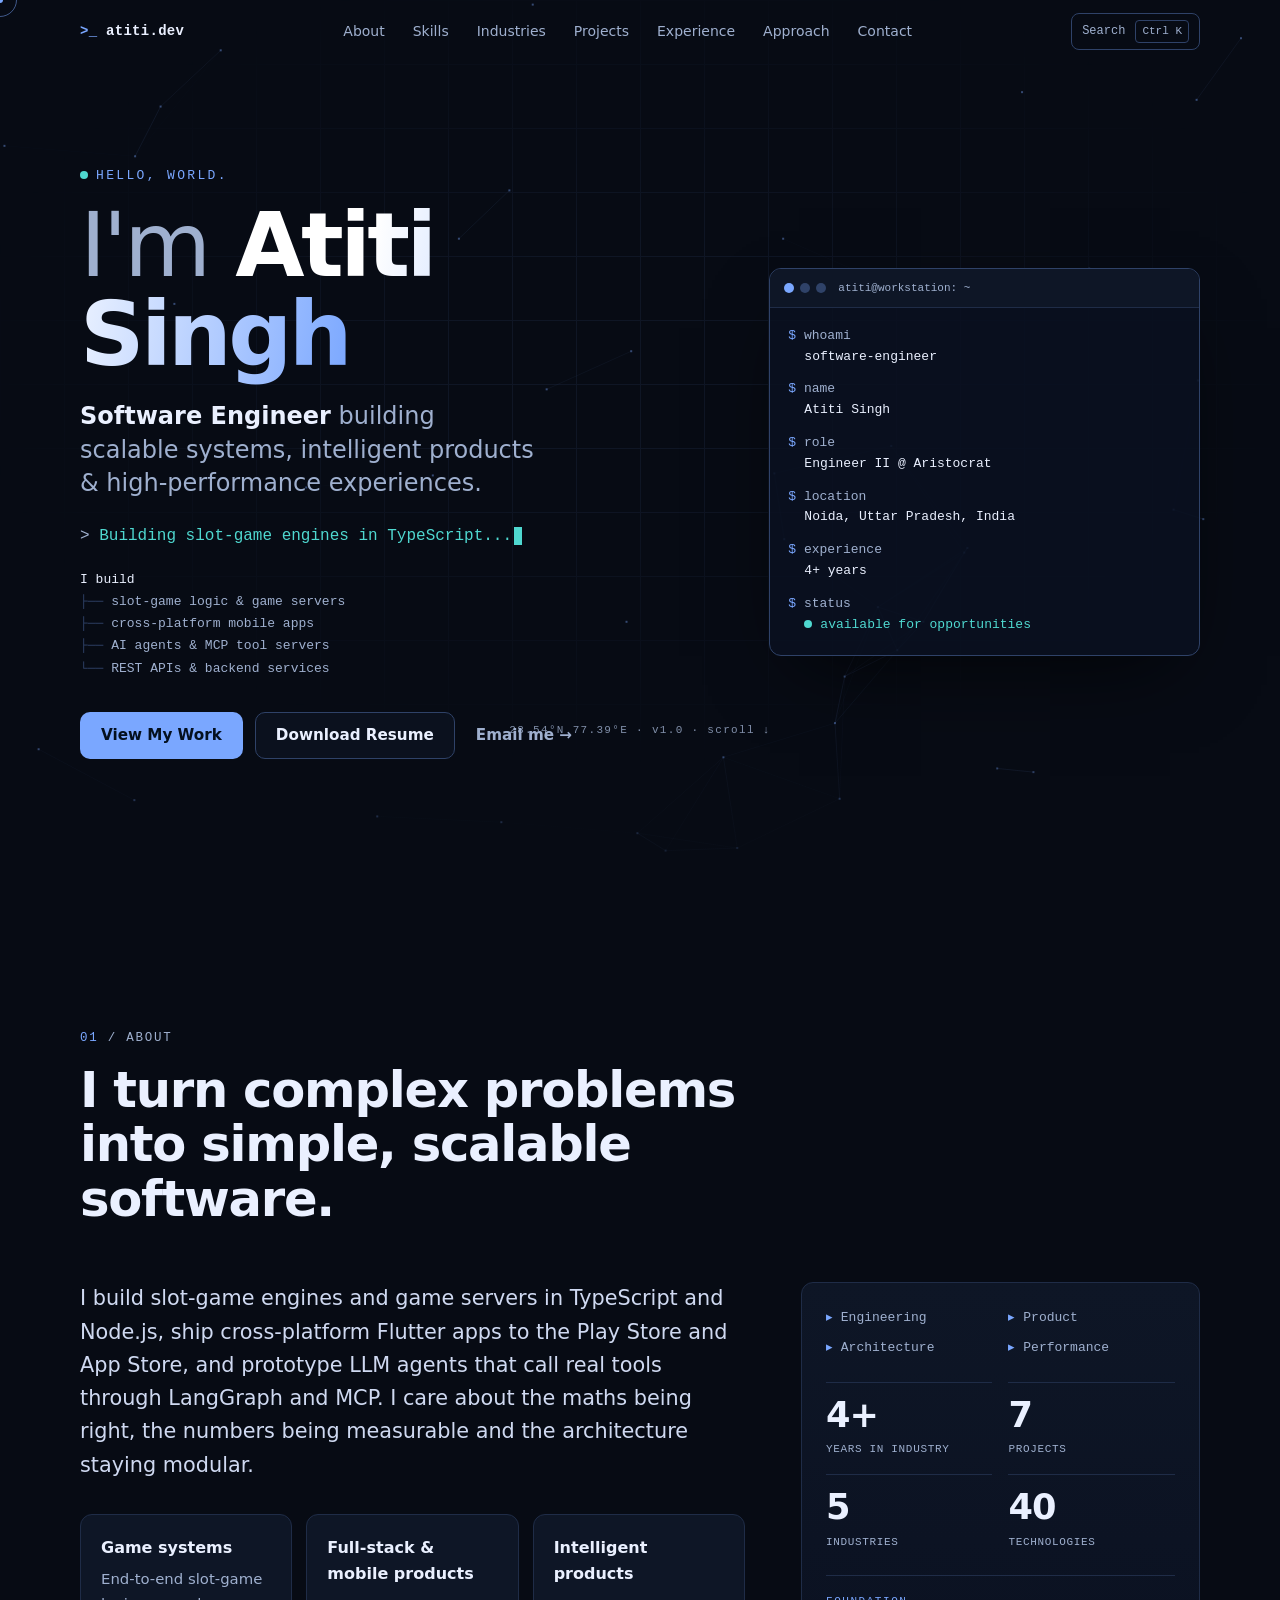
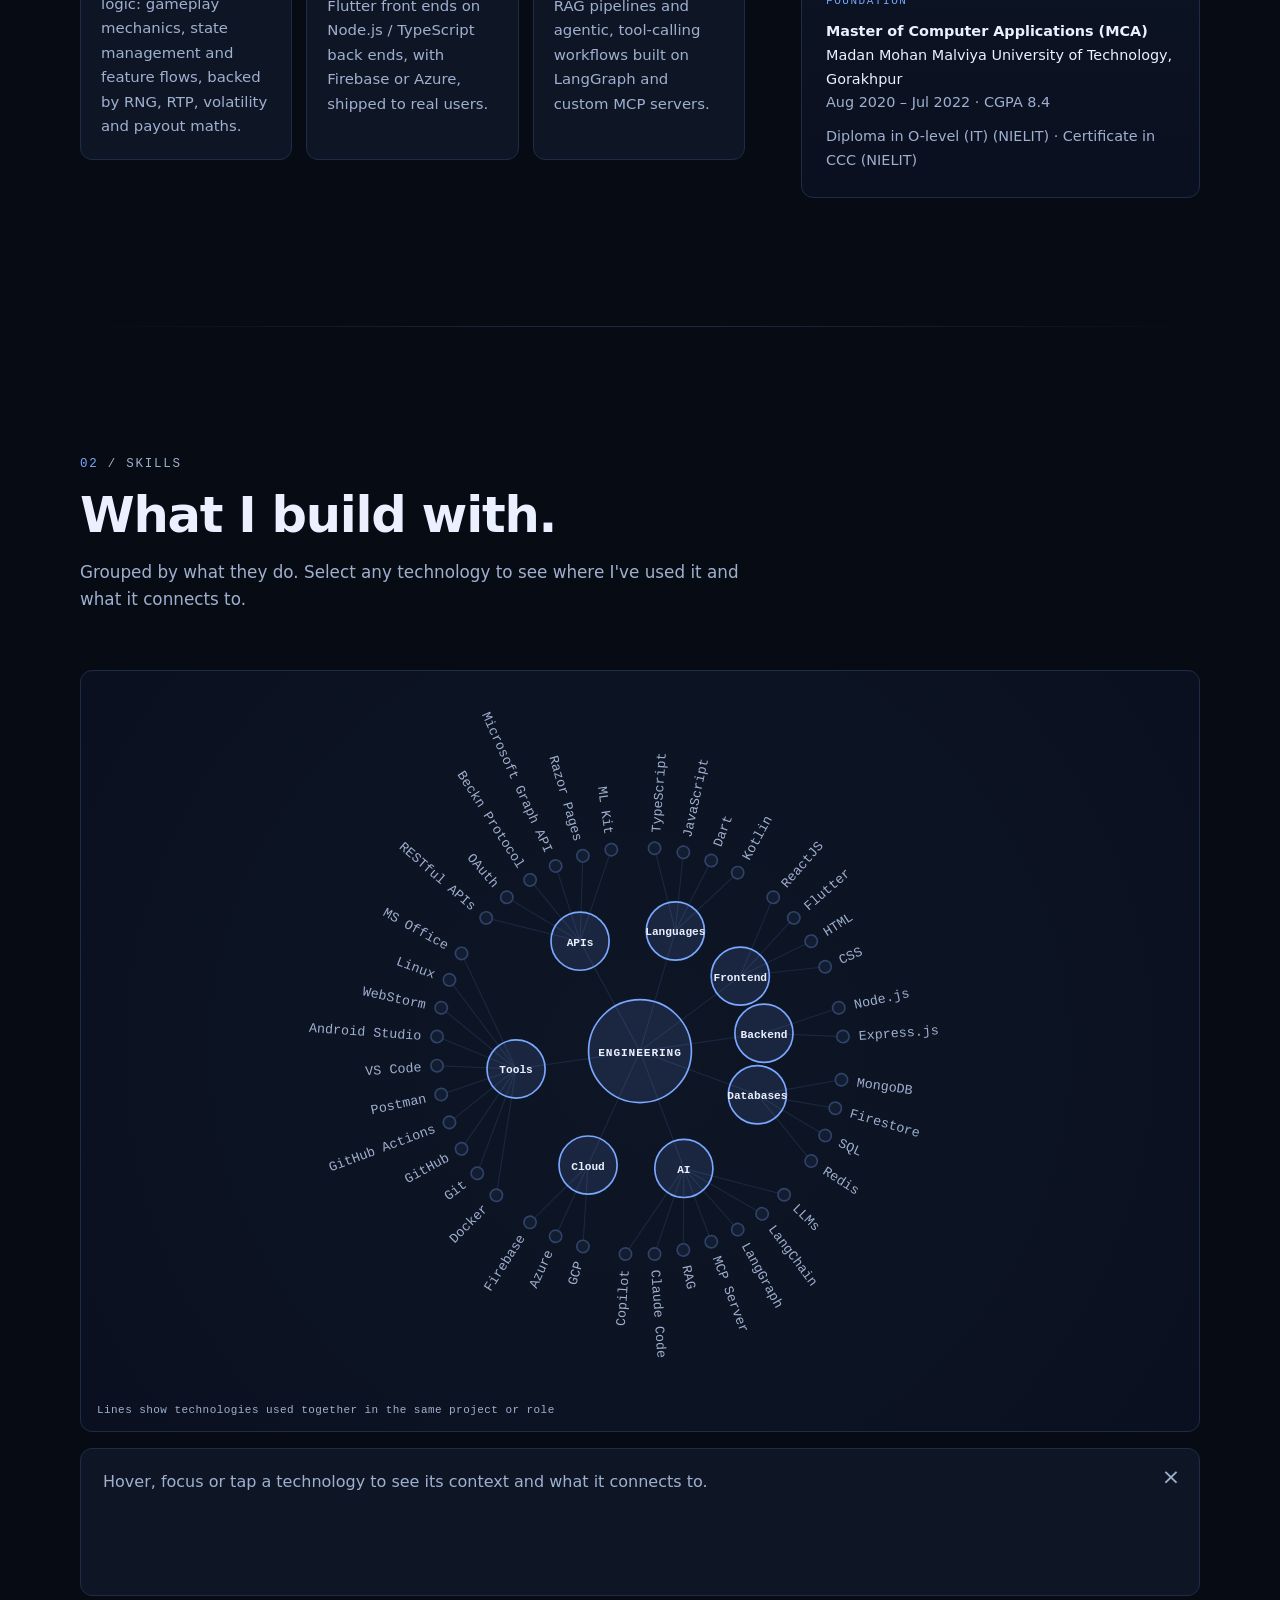
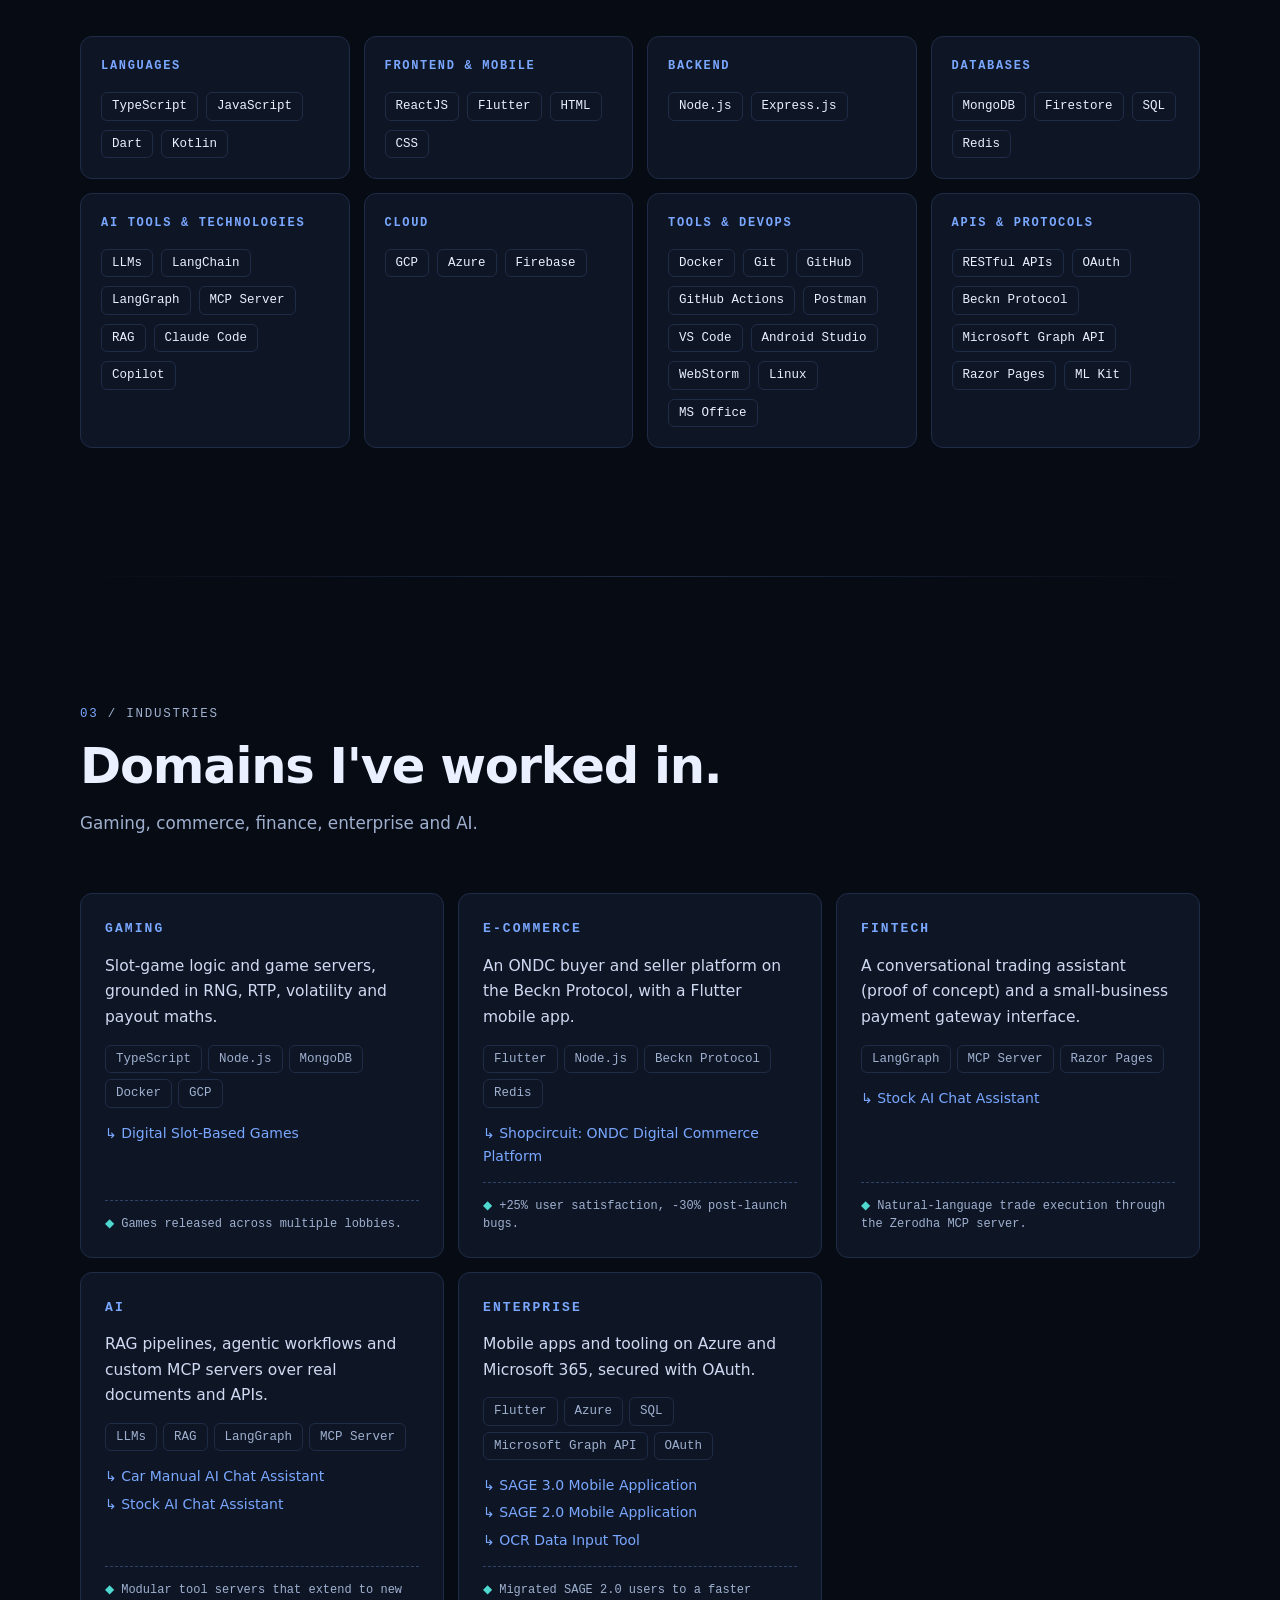
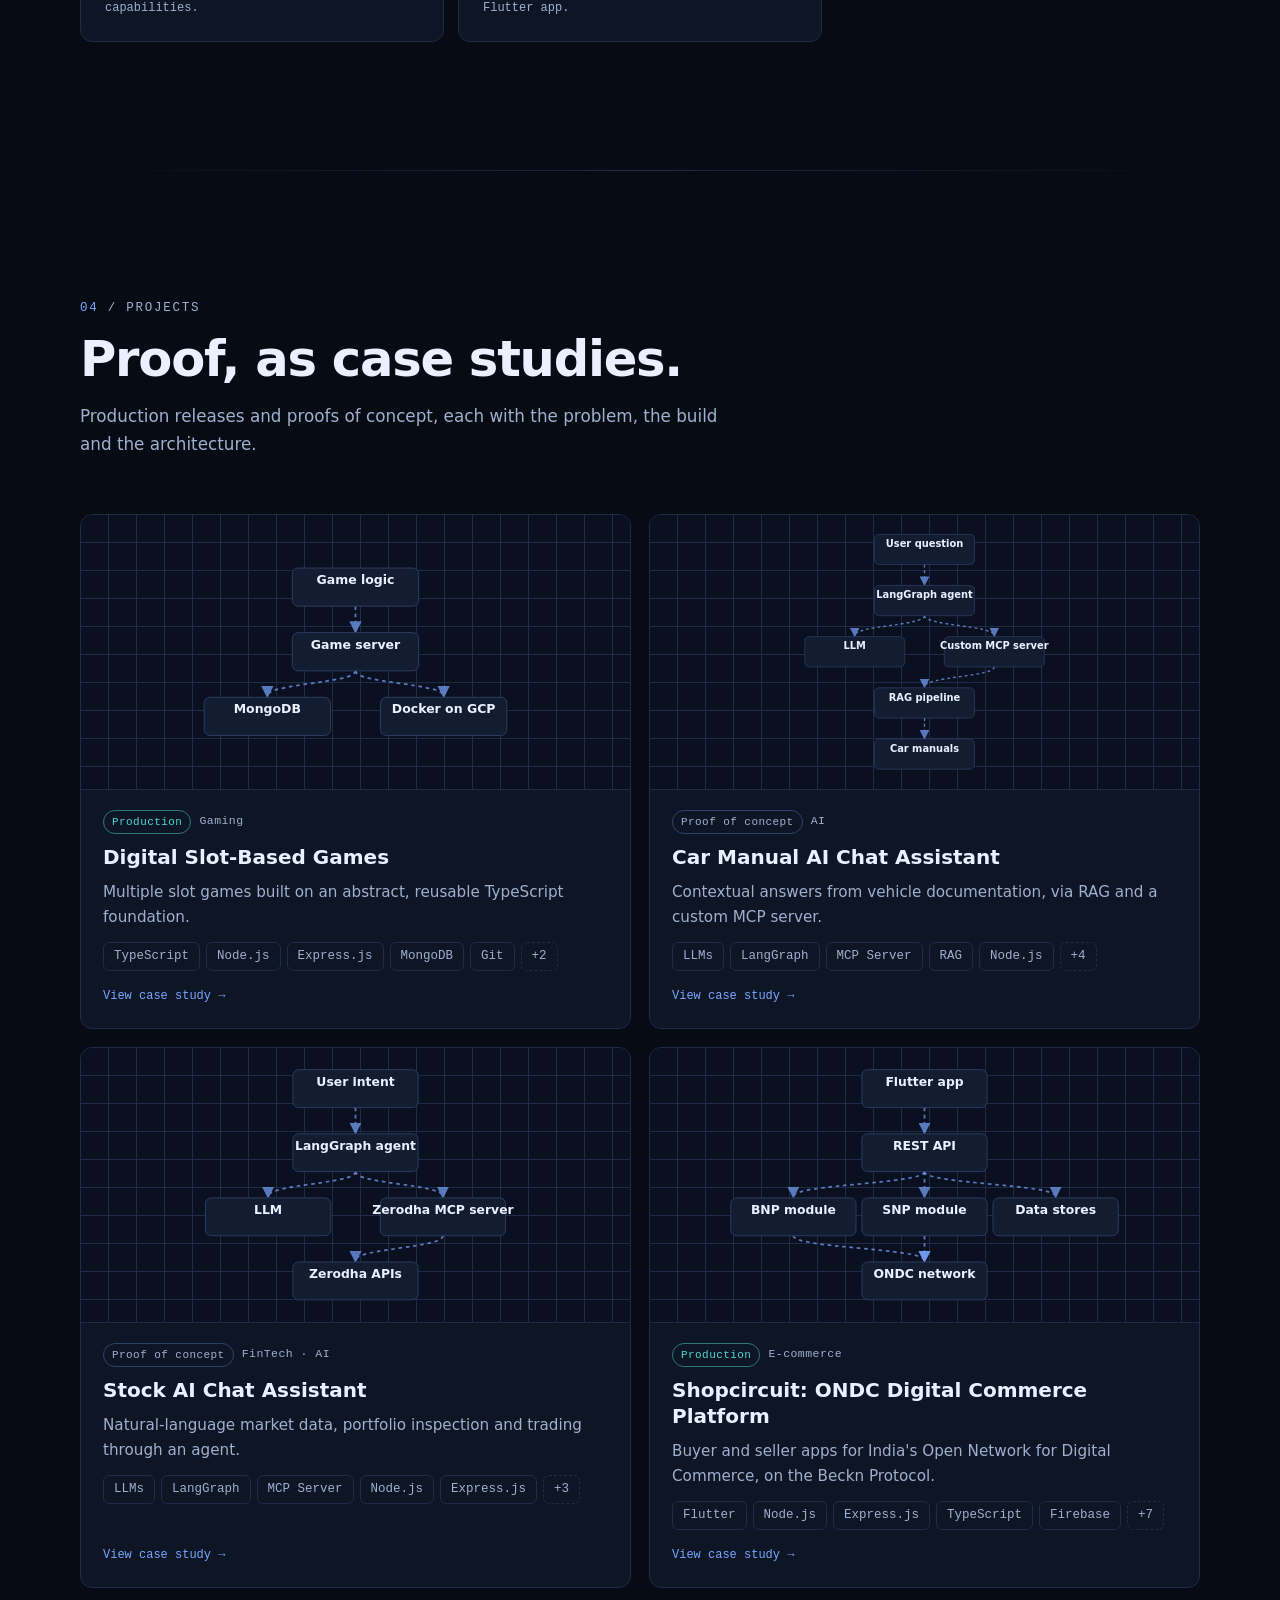
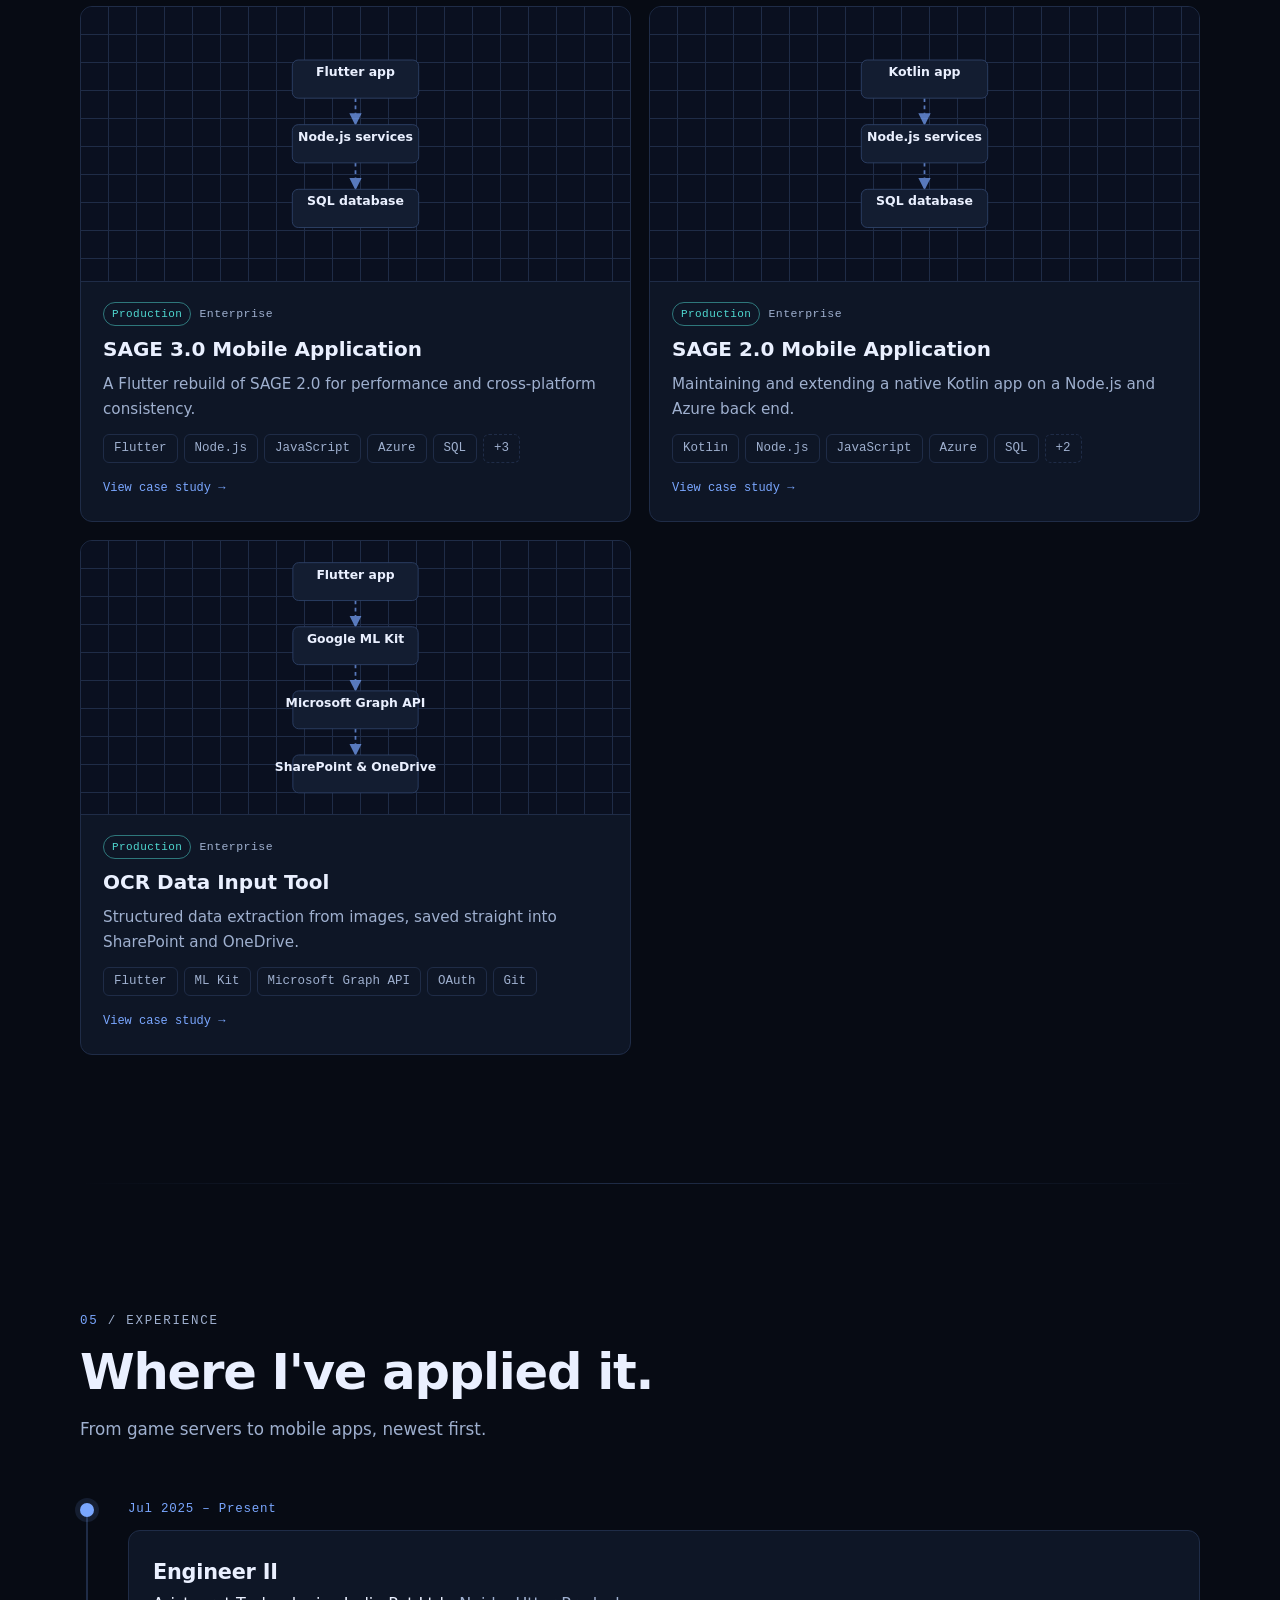
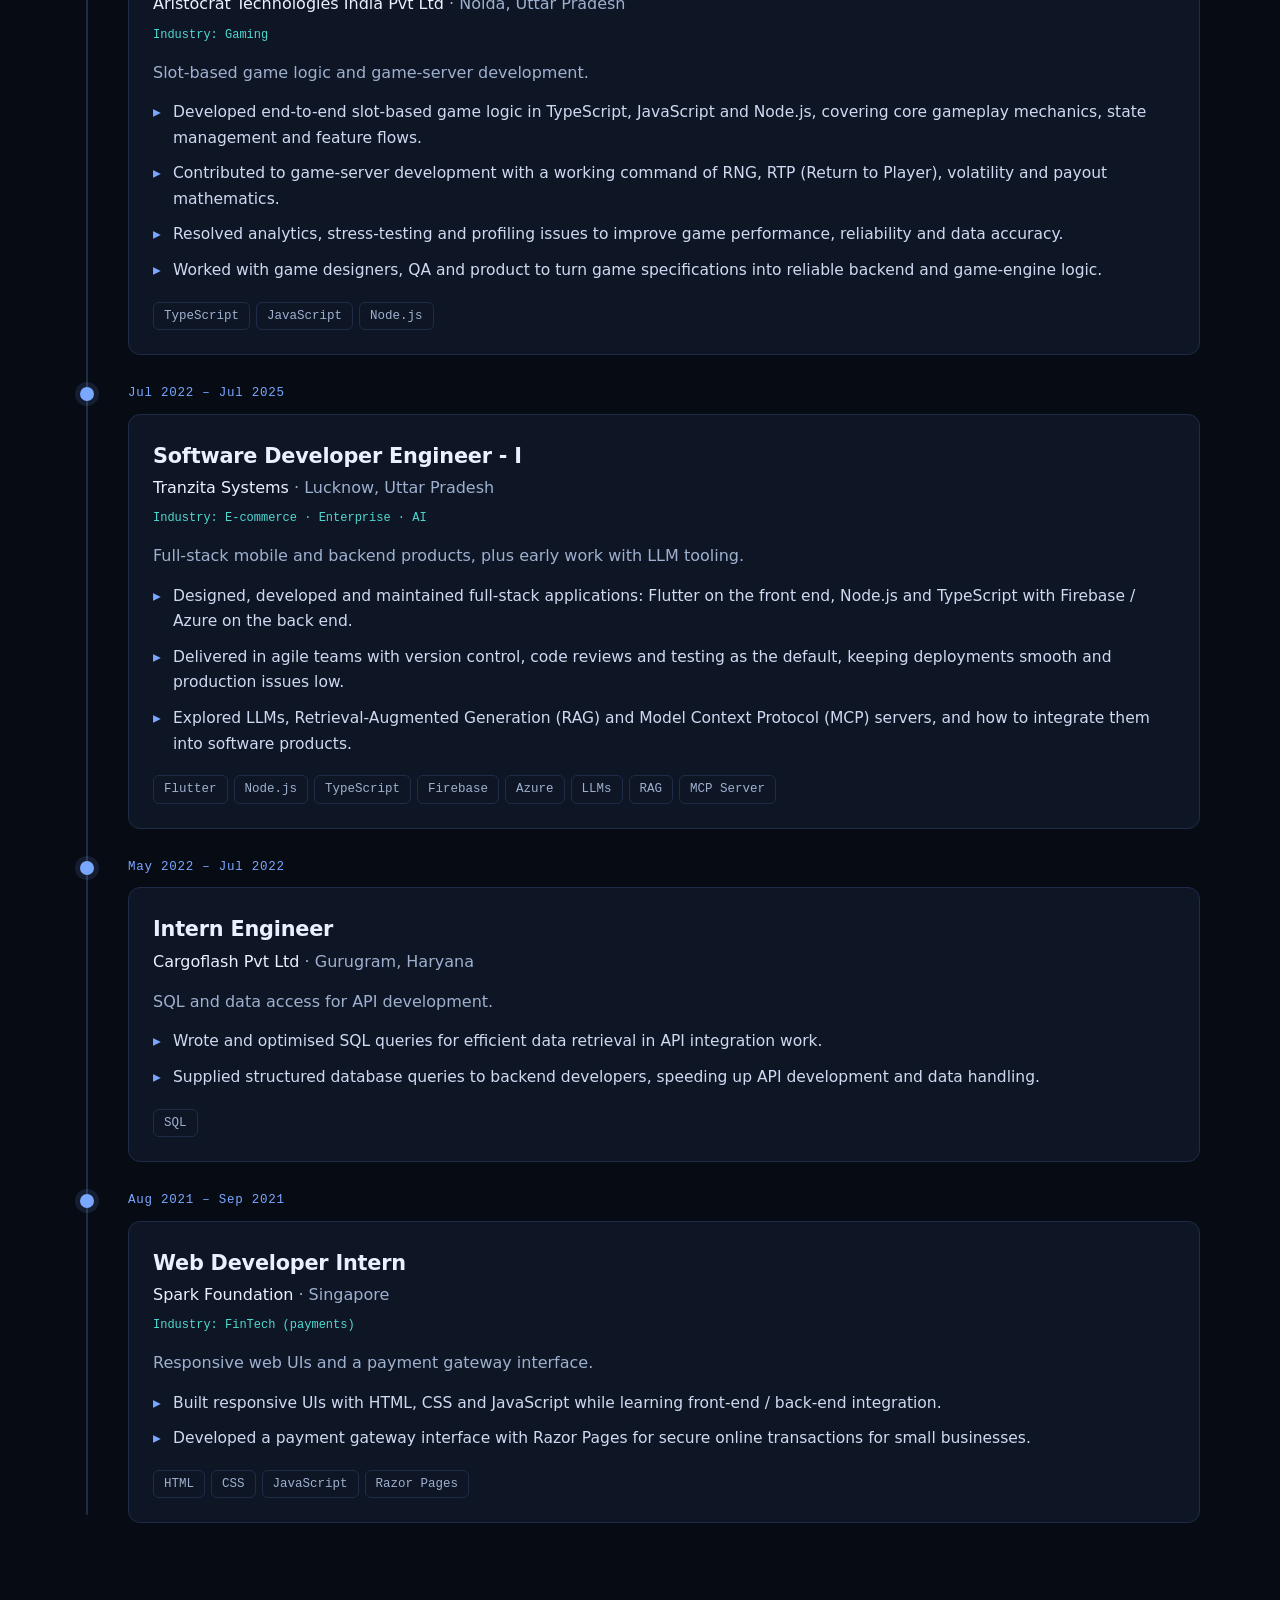
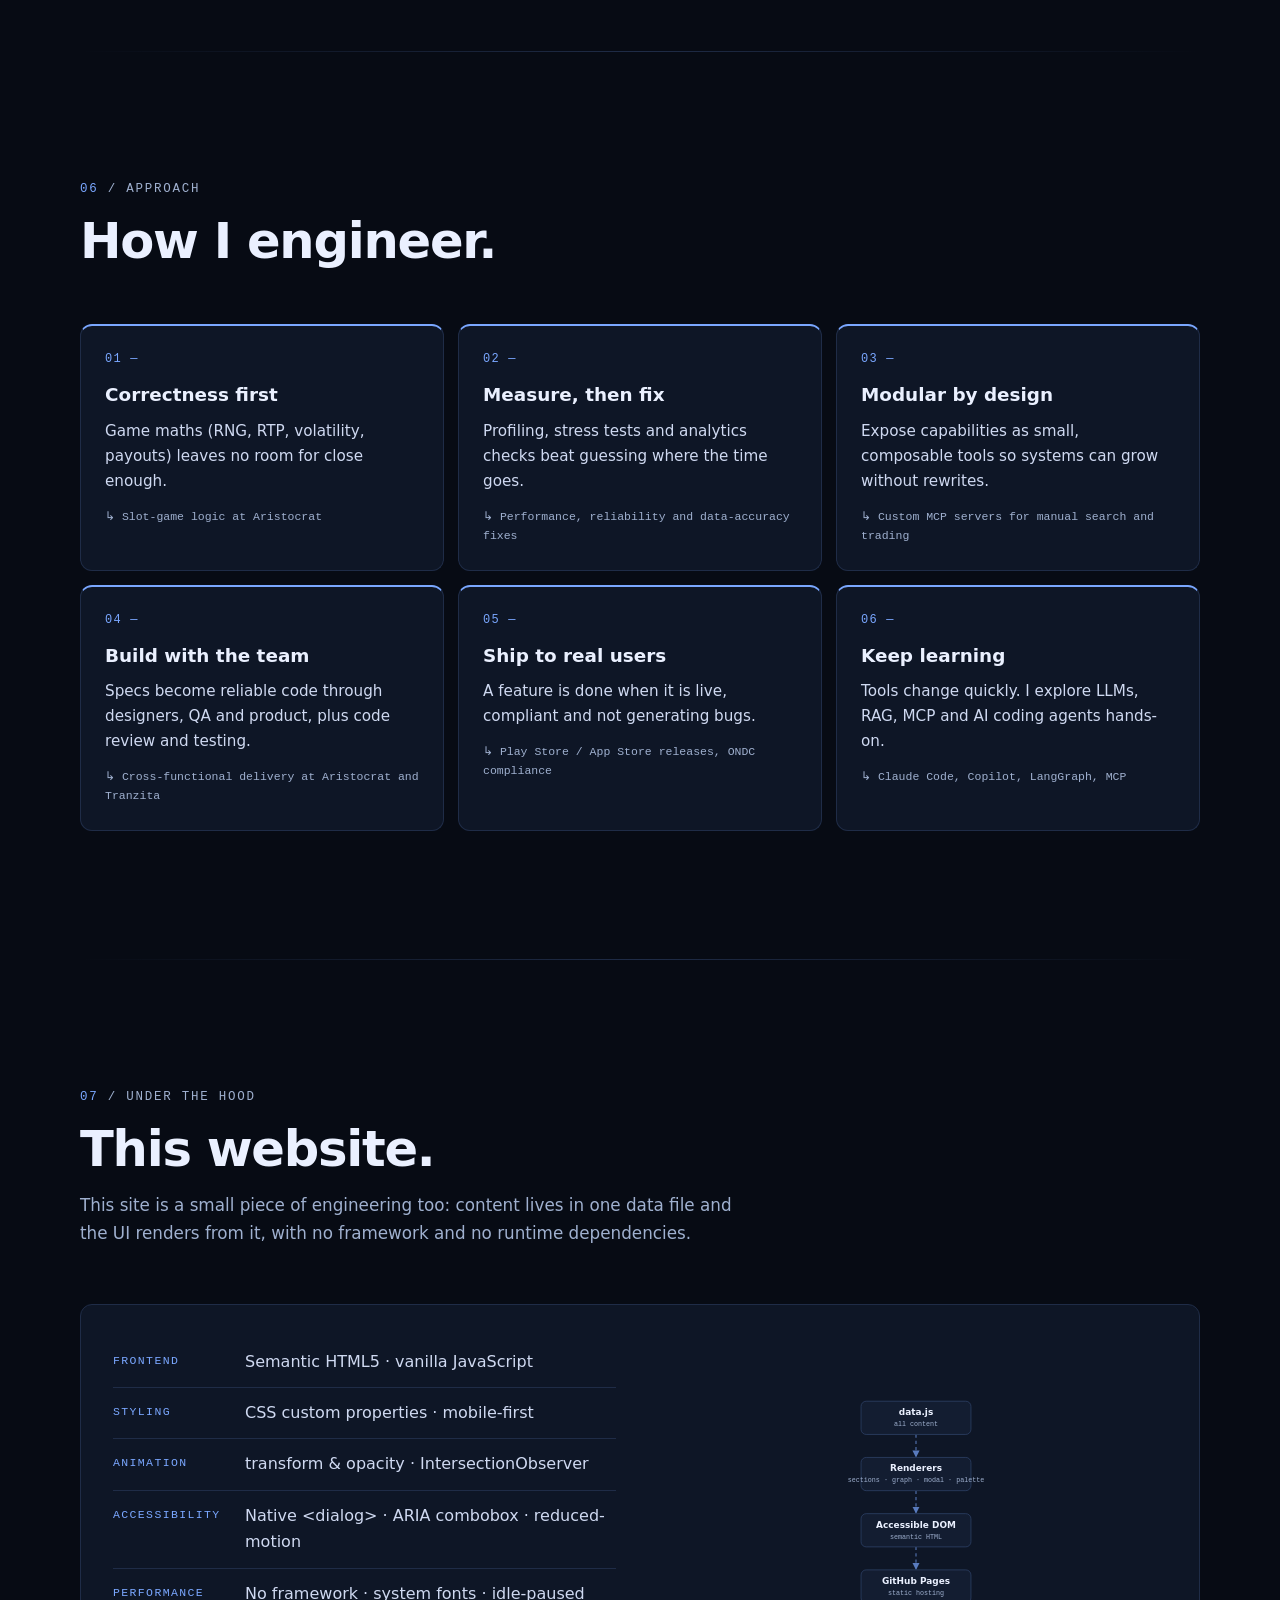
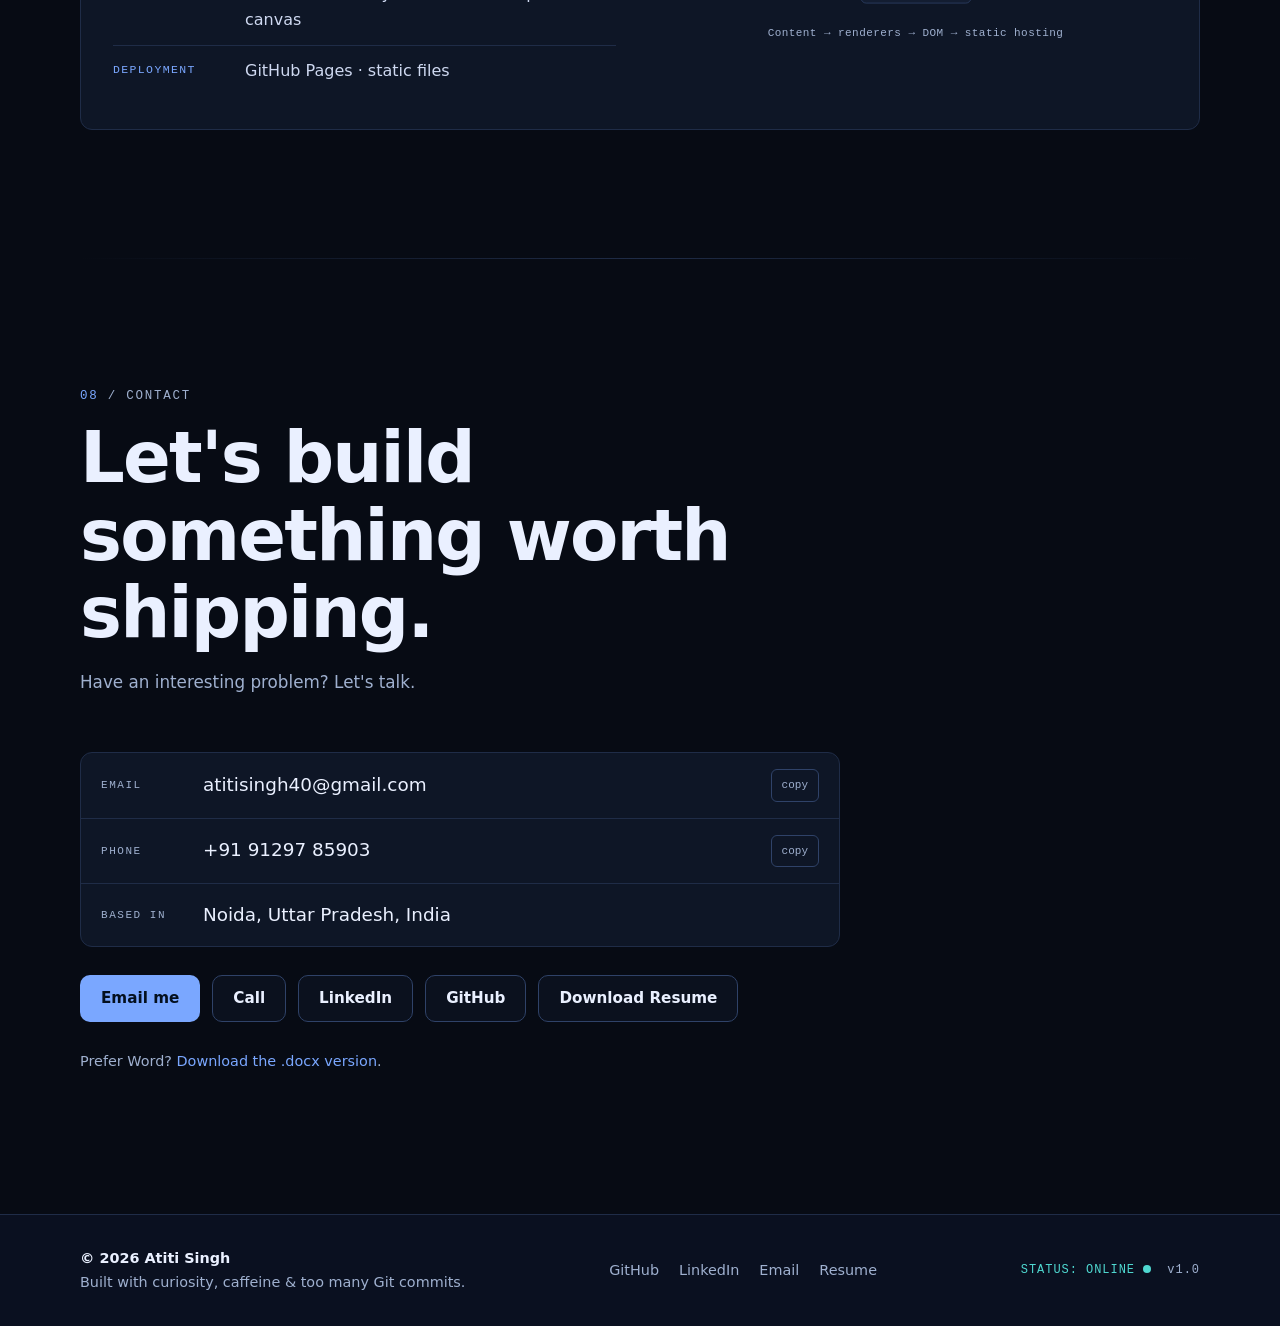
<file: index.html>
<!doctype html>
<html lang="en">
<head>
  <meta charset="utf-8">
  <meta name="viewport" content="width=device-width, initial-scale=1">
  <title>Atiti Singh — Software Engineer</title>
  <meta name="description" content="Atiti Singh is a software engineer building slot-game engines in TypeScript and Node.js, cross-platform Flutter apps, and LLM agents with LangGraph and MCP. Based in Noida, India.">
  <meta name="author" content="Atiti Singh">
  <meta name="theme-color" content="#070b14">
  <meta name="color-scheme" content="dark">
  <link rel="canonical" href="https://atitisingh.github.io/">
  <link rel="icon" href="assets/img/favicon.svg" type="image/svg+xml">

  <meta property="og:type" content="website">
  <meta property="og:site_name" content="Atiti Singh">
  <meta property="og:title" content="Atiti Singh — Software Engineer">
  <meta property="og:description" content="Slot-game engines, cross-platform apps and LLM agents. TypeScript, Node.js, Flutter, LangGraph, MCP.">
  <meta property="og:url" content="https://atitisingh.github.io/">
  <meta property="og:image" content="https://atitisingh.github.io/assets/img/og-image.png">
  <meta property="og:image:width" content="1200">
  <meta property="og:image:height" content="630">
  <meta property="og:image:alt" content="Atiti Singh, Software Engineer">
  <meta name="twitter:card" content="summary_large_image">
  <meta name="twitter:title" content="Atiti Singh — Software Engineer">
  <meta name="twitter:description" content="Slot-game engines, cross-platform apps and LLM agents. TypeScript, Node.js, Flutter, LangGraph, MCP.">
  <meta name="twitter:image" content="https://atitisingh.github.io/assets/img/og-image.png">

  <script type="application/ld+json">
  {
    "@context": "https://schema.org",
    "@type": "Person",
    "name": "Atiti Singh",
    "jobTitle": "Software Engineer",
    "url": "https://atitisingh.github.io/",
    "email": "mailto:atitisingh40@gmail.com",
    "telephone": "+919129785903",
    "address": { "@type": "PostalAddress", "addressLocality": "Noida", "addressRegion": "Uttar Pradesh", "addressCountry": "IN" },
    "worksFor": { "@type": "Organization", "name": "Aristocrat Technologies India Pvt Ltd" },
    "alumniOf": { "@type": "CollegeOrUniversity", "name": "Madan Mohan Malaviya University of Technology" },
    "knowsAbout": ["TypeScript", "Node.js", "Flutter", "LangGraph", "Model Context Protocol", "Retrieval-Augmented Generation"],
    "sameAs": ["https://www.linkedin.com/in/atiti-singh/", "https://github.com/AtitiSingh/"]
  }
  </script>

  <script>
    /* Runs before first paint: mark JS-enabled, and decide whether the short loader is worth showing. */
    (function () {
      var d = document.documentElement;
      d.classList.add("js");
      try {
        var reduce = matchMedia("(prefers-reduced-motion: reduce)").matches;
        if (!reduce && !sessionStorage.getItem("seen")) d.classList.add("loading");
      } catch (e) {}
    })();
  </script>
  <link rel="stylesheet" href="assets/css/styles.css">
</head>
<body>
  <a class="skip-link" href="#main">Skip to content</a>

  <div id="loader" class="loader" aria-hidden="true">
    <div class="loader__box mono">
      <p>INITIALIZING PORTFOLIO...</p>
      <div class="loader__bar"><span id="loader-fill"></span></div>
      <p id="loader-log" class="loader__log">Loading modules...</p>
    </div>
  </div>

  <div class="progress" aria-hidden="true"><span id="progress-fill"></span></div>
  <div class="cursor cursor--dot" id="cursor-dot" aria-hidden="true"></div>
  <div class="cursor cursor--ring" id="cursor-ring" aria-hidden="true"><span></span></div>

  <header class="nav" id="nav">
    <div class="nav__inner">
      <a class="nav__logo mono" href="#top" aria-label="Atiti Singh, back to top"><span class="nav__logo-mark" aria-hidden="true">&gt;_</span> atiti.dev</a>
      <nav aria-label="Primary" class="nav__links" id="nav-links"></nav>
      <div class="nav__actions">
        <button class="kbd-btn mono" id="open-palette" type="button" aria-haspopup="dialog" aria-label="Open command palette">
          <span aria-hidden="true">Search</span> <kbd id="palette-kbd">Ctrl K</kbd>
        </button>
        <button class="menu-btn" id="menu-btn" type="button" aria-expanded="false" aria-controls="mobile-menu" aria-label="Open menu">
          <span></span><span></span><span></span>
        </button>
      </div>
    </div>
  </header>
  <div class="mobile-menu" id="mobile-menu" hidden>
    <nav aria-label="Mobile" id="mobile-links"></nav>
  </div>

  <main id="main">
    <section class="hero" id="top" aria-labelledby="hero-title">
      <canvas id="hero-canvas" aria-hidden="true"></canvas>
      <div class="hero__grid" aria-hidden="true"></div>
      <div class="container hero__inner" id="mount-hero"></div>
    </section>

    <section class="section" id="about" aria-labelledby="about-title"><div class="container" id="mount-about"></div></section>
    <section class="section" id="skills" aria-labelledby="skills-title"><div class="container" id="mount-skills"></div></section>
    <section class="section" id="industries" aria-labelledby="industries-title"><div class="container" id="mount-industries"></div></section>
    <section class="section" id="projects" aria-labelledby="projects-title"><div class="container" id="mount-projects"></div></section>
    <section class="section" id="experience" aria-labelledby="experience-title"><div class="container" id="mount-experience"></div></section>
    <section class="section" id="philosophy" aria-labelledby="philosophy-title"><div class="container" id="mount-philosophy"></div></section>
    <section class="section" id="hood" aria-labelledby="hood-title"><div class="container" id="mount-hood"></div></section>
    <section class="section section--contact" id="contact" aria-labelledby="contact-title"><div class="container" id="mount-contact"></div></section>
  </main>

  <footer class="footer" id="mount-footer"></footer>

  <dialog class="modal" id="project-modal" aria-labelledby="modal-title"></dialog>

  <dialog class="palette" id="palette" aria-label="Command palette">
    <div class="palette__box">
      <div class="palette__input mono">
        <span aria-hidden="true">&gt;</span>
        <input id="palette-input" type="text" role="combobox" aria-expanded="true" aria-controls="palette-list" aria-autocomplete="list" aria-label="Search portfolio" placeholder="Search portfolio..." autocomplete="off" spellcheck="false">
      </div>
      <ul id="palette-list" class="palette__list" role="listbox" aria-label="Commands"></ul>
      <p class="palette__hint mono" aria-hidden="true"><kbd>↑</kbd><kbd>↓</kbd> navigate <kbd>↵</kbd> select <kbd>esc</kbd> close</p>
    </div>
  </dialog>

  <div class="toast mono" id="toast" role="status" aria-live="polite"></div>

  <noscript>
    <div class="noscript">
      <h1>Atiti Singh — Software Engineer</h1>
      <p>This portfolio uses JavaScript to render. Core details: software engineer at Aristocrat (slot-game logic and game servers in TypeScript / Node.js); previously full-stack Flutter and Node.js at Tranzita Systems.</p>
      <p>
        <a href="assets/resume/Atiti-Singh-Resume.pdf">Download resume (PDF)</a> ·
        <a href="mailto:atitisingh40@gmail.com">atitisingh40@gmail.com</a> ·
        <a href="tel:+919129785903">+91 91297 85903</a> ·
        <a href="https://www.linkedin.com/in/atiti-singh/">LinkedIn</a> ·
        <a href="https://github.com/AtitiSingh/">GitHub</a>
      </p>
    </div>
  </noscript>

  <script src="assets/js/data.js" defer></script>
  <script src="assets/js/core.js" defer></script>
  <script src="assets/js/hero.js" defer></script>
  <script src="assets/js/diagram.js" defer></script>
  <script src="assets/js/sections.js" defer></script>
  <script src="assets/js/skillgraph.js" defer></script>
  <script src="assets/js/projects.js" defer></script>
  <script src="assets/js/palette.js" defer></script>
  <script src="assets/js/main.js" defer></script>
</body>
</html>
</file>
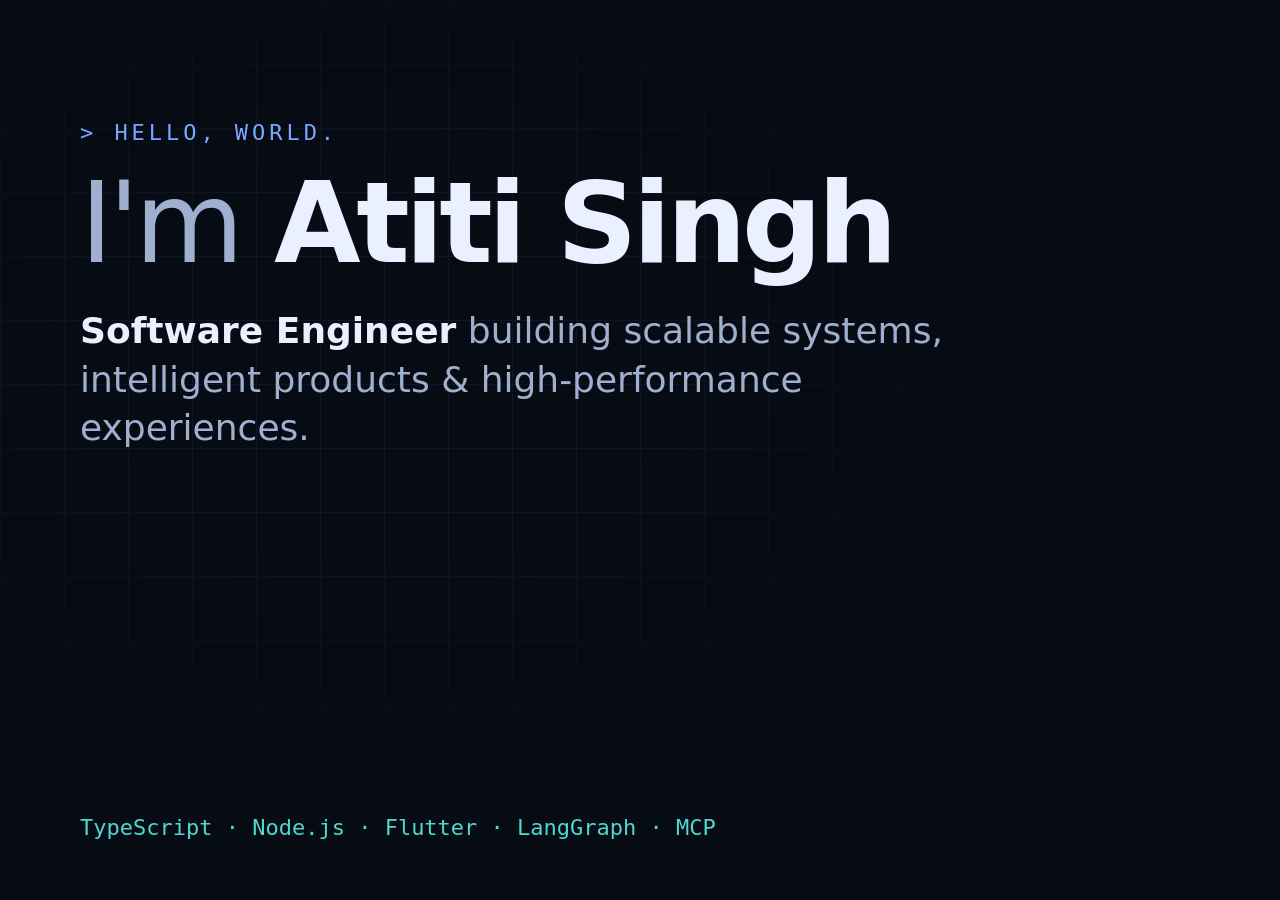
<file: assets/img/og-source.html>
<!doctype html><meta charset="utf-8"><style>
html,body{margin:0;width:1200px;height:630px;background:#070b14;font-family:Inter,system-ui,"Segoe UI",sans-serif;color:#eaf0ff;overflow:hidden}
.g{position:absolute;inset:0;background-image:linear-gradient(#1f2c47 1px,transparent 1px),linear-gradient(90deg,#1f2c47 1px,transparent 1px);background-size:64px 64px;opacity:.35;-webkit-mask-image:radial-gradient(ellipse 70% 70% at 30% 40%,#000 20%,transparent 80%)}
.c{position:absolute;left:80px;top:120px;right:80px}
.m{font:500 22px "Cascadia Mono",Consolas,monospace;color:#7aa7ff;letter-spacing:.18em}
h1{font-size:112px;line-height:1;letter-spacing:-.04em;margin:22px 0 0;font-weight:800}
h1 span{color:#9fb0cf;font-weight:500}
p{font-size:36px;color:#9fb0cf;margin:28px 0 0;line-height:1.35;max-width:900px}
.t{position:absolute;left:80px;bottom:60px;font:500 22px "Cascadia Mono",Consolas,monospace;color:#4fd8d0}
</style><div class="g"></div><div class="c"><div class="m">&gt; HELLO, WORLD.</div><h1><span>I'm</span> Atiti Singh</h1><p><b style="color:#eaf0ff">Software Engineer</b> building scalable systems, intelligent products &amp; high-performance experiences.</p></div><div class="t">TypeScript · Node.js · Flutter · LangGraph · MCP</div>
</file>
<file: assets/css/styles.css>
/* ==========================================================================
   Tokens
   ========================================================================== */
:root {
  --bg: #070b14;
  --bg-2: #0a1020;
  --surface: #0e1626;
  --surface-2: #131d31;
  --border: #1f2c47;
  --border-strong: #2f4268;
  --text: #eaf0ff;
  --muted: #9fb0cf;
  --accent: #7aa7ff;          /* primary: Google-inspired blue, lightened for dark UI */
  --accent-ink: #04101f;
  --accent-2: #4fd8d0;        /* secondary: cyan, used sparingly */
  --accent-soft: rgba(122, 167, 255, 0.12);
  --sans: Inter, Geist, ui-sans-serif, system-ui, -apple-system, "Segoe UI", Roboto, "Helvetica Neue", Arial, sans-serif;
  --mono: "JetBrains Mono", "IBM Plex Mono", ui-monospace, SFMono-Regular, Menlo, Consolas, "Liberation Mono", monospace;
  --radius: 12px;
  --nav-h: 64px;
  --ease: cubic-bezier(0.2, 0.7, 0.2, 1);
}
:root[data-accent="violet"] { --accent: #b9a2ff; --accent-soft: rgba(185, 162, 255, 0.13); }

/* ==========================================================================
   Base
   ========================================================================== */
*, *::before, *::after { box-sizing: border-box; }
html { -webkit-text-size-adjust: 100%; scroll-padding-top: 72px; }
html.loading, html.modal-open, html.menu-open { overflow: hidden; }
body {
  margin: 0; background: var(--bg); color: var(--text);
  font: 400 1rem/1.65 var(--sans); -webkit-font-smoothing: antialiased; text-rendering: optimizeLegibility;
}
h1, h2, h3, p, ul, ol, dl, dd, figure { margin: 0; }
ul, ol { padding: 0; list-style: none; }
a { color: var(--accent); text-decoration: none; }
a:hover { text-decoration: underline; text-underline-offset: 3px; }
button { font: inherit; color: inherit; background: none; border: 0; padding: 0; cursor: pointer; }
kbd { font-family: var(--mono); }
svg { display: block; }
:focus-visible { outline: 2px solid var(--accent); outline-offset: 3px; border-radius: 4px; }
::selection { background: rgba(122, 167, 255, 0.35); }

.mono { font-family: var(--mono); }
.muted { color: var(--muted); }
.sr-only { position: absolute; width: 1px; height: 1px; margin: -1px; padding: 0; overflow: hidden; clip: rect(0 0 0 0); white-space: nowrap; border: 0; }
.skip-link { position: fixed; left: 12px; top: -60px; z-index: 200; background: var(--accent); color: var(--accent-ink); padding: 10px 16px; border-radius: 8px; font-weight: 600; }
.skip-link:focus { top: 12px; text-decoration: none; }
.container { width: 100%; max-width: 1160px; margin-inline: auto; padding-inline: 20px; }
.noscript { padding: 24px; max-width: 720px; margin: 0 auto; }

.dot { display: inline-block; width: 8px; height: 8px; border-radius: 50%; background: var(--accent-2); margin-right: 8px; box-shadow: 0 0 0 0 rgba(79, 216, 208, 0.5); animation: ping 2.4s ease-out infinite; }
@keyframes ping { 70%, 100% { box-shadow: 0 0 0 8px rgba(79, 216, 208, 0); } }

/* Reveal on scroll (only hidden when JS is running) */
.js .reveal { opacity: 0; transform: translateY(18px); transition: opacity 0.7s var(--ease) var(--d, 0ms), transform 0.7s var(--ease) var(--d, 0ms); }
.js .reveal.in { opacity: 1; transform: none; }

/* ==========================================================================
   Loader, progress, cursor, toast
   ========================================================================== */
.loader { position: fixed; inset: 0; z-index: 100; background: var(--bg); display: grid; place-items: center; opacity: 0; visibility: hidden; transition: opacity 0.25s, visibility 0.25s; }
.loading .loader { opacity: 1; visibility: visible; }
.loader__box { width: min(340px, 80vw); font-size: 12px; letter-spacing: 0.08em; color: var(--muted); }
.loader__bar { height: 4px; background: var(--border); border-radius: 4px; margin: 14px 0 10px; overflow: hidden; }
.loader__bar span { display: block; height: 100%; background: var(--accent); transform: scaleX(0); transform-origin: left; transition: transform 0.2s ease-out; }
.loader__log { color: var(--accent); }

.progress { position: fixed; inset: 0 0 auto 0; height: 2px; z-index: 60; pointer-events: none; }
.progress span { display: block; height: 100%; background: linear-gradient(90deg, var(--accent), var(--accent-2)); transform: scaleX(0); transform-origin: left; }

.cursor { position: fixed; top: 0; left: 0; z-index: 150; pointer-events: none; display: none; }
.has-cursor .cursor { display: block; }
.cursor--dot { width: 6px; height: 6px; margin: -3px 0 0 -3px; border-radius: 50%; background: var(--accent); }
.cursor--ring::before { content: ""; position: absolute; width: 34px; height: 34px; margin: -17px 0 0 -17px; border-radius: 50%; border: 1px solid rgba(122, 167, 255, 0.5); transition: transform 0.25s var(--ease), background 0.25s, border-color 0.25s; }
.cursor--ring.is-link::before { transform: scale(1.5); background: var(--accent-soft); }
.cursor--ring.is-view::before { transform: scale(2.2); background: rgba(122, 167, 255, 0.2); border-color: var(--accent); }
.cursor--ring span { position: absolute; transform: translate(-50%, -50%); font: 600 10px/1 var(--mono); letter-spacing: 0.12em; color: var(--text); }

.toast { position: fixed; left: 50%; bottom: 24px; z-index: 120; transform: translate(-50%, 20px); opacity: 0; pointer-events: none; background: var(--surface-2); border: 1px solid var(--border-strong); padding: 10px 16px; border-radius: 8px; font-size: 13px; transition: opacity 0.25s, transform 0.25s var(--ease); max-width: 90vw; }
.toast.show { opacity: 1; transform: translate(-50%, 0); }

/* ==========================================================================
   Navigation
   ========================================================================== */
.nav { position: fixed; inset: 0 0 auto 0; z-index: 50; height: var(--nav-h); border-bottom: 1px solid transparent; transition: background 0.3s, border-color 0.3s; }
.nav--solid { background: rgba(7, 11, 20, 0.78); backdrop-filter: blur(10px); -webkit-backdrop-filter: blur(10px); border-color: var(--border); }
.nav__inner { max-width: 1160px; height: 100%; margin-inline: auto; padding-inline: 20px; display: flex; align-items: center; justify-content: space-between; gap: 16px; }
.nav__logo { color: var(--text); font-weight: 600; font-size: 14px; letter-spacing: 0.02em; }
.nav__logo:hover { text-decoration: none; }
.nav__logo-mark { color: var(--accent); }
.nav__links { display: none; gap: 4px; }
.nav__links a { position: relative; padding: 8px 12px; color: var(--muted); font-size: 14px; border-radius: 6px; transition: color 0.2s; }
.nav__links a:hover { color: var(--text); text-decoration: none; }
.nav__links a[aria-current="true"] { color: var(--text); }
.nav__links a::after { content: ""; position: absolute; left: 12px; right: 12px; bottom: 2px; height: 2px; background: var(--accent); transform: scaleX(0); transition: transform 0.25s var(--ease); }
.nav__links a[aria-current="true"]::after { transform: scaleX(1); }
.nav__actions { display: flex; align-items: center; gap: 10px; }
.kbd-btn { display: none; align-items: center; gap: 10px; padding: 6px 10px; border: 1px solid var(--border-strong); border-radius: 8px; font-size: 12px; color: var(--muted); transition: border-color 0.2s, color 0.2s; }
.kbd-btn:hover { border-color: var(--accent); color: var(--text); }
.kbd-btn kbd { padding: 1px 6px; border: 1px solid var(--border-strong); border-radius: 4px; font-size: 11px; }
.menu-btn { width: 44px; height: 44px; display: grid; place-content: center; gap: 5px; border-radius: 8px; }
.menu-btn span { display: block; width: 22px; height: 2px; background: var(--text); transition: transform 0.25s var(--ease), opacity 0.2s; }
.menu-btn[aria-expanded="true"] span:nth-child(1) { transform: translateY(7px) rotate(45deg); }
.menu-btn[aria-expanded="true"] span:nth-child(2) { opacity: 0; }
.menu-btn[aria-expanded="true"] span:nth-child(3) { transform: translateY(-7px) rotate(-45deg); }
.mobile-menu { position: fixed; inset: 0; z-index: 40; background: var(--bg); padding: calc(var(--nav-h) + 24px) 24px 24px; overflow: auto; }
.mobile-menu[hidden] { display: none; }
.mobile-menu nav { display: grid; gap: 4px; }
.mobile-menu a { display: flex; align-items: baseline; gap: 16px; padding: 14px 4px; font-size: 1.6rem; font-weight: 600; color: var(--text); border-bottom: 1px solid var(--border); }
.mobile-menu a span { font-size: 12px; color: var(--accent); }
.mobile-menu a[aria-current="true"] { color: var(--accent); }
.mobile-menu .mobile-menu__cta { margin-top: 20px; justify-content: center; background: var(--accent); color: var(--accent-ink); border-radius: 10px; font-size: 1.05rem; border: 0; }
@media (min-width: 900px) {
  .nav__links { display: flex; }
  .kbd-btn { display: inline-flex; }
  .menu-btn { display: none; }
}

/* ==========================================================================
   Buttons, chips, tags
   ========================================================================== */
.btn { display: inline-flex; align-items: center; justify-content: center; gap: 8px; min-height: 44px; padding: 10px 20px; border-radius: 10px; font-weight: 600; font-size: 0.95rem; border: 1px solid transparent; transition: transform 0.2s var(--ease), background 0.2s, border-color 0.2s, box-shadow 0.2s; }
.btn:hover { text-decoration: none; transform: translateY(-2px); }
.btn--primary { background: var(--accent); color: var(--accent-ink); }
.btn--primary:hover { box-shadow: 0 8px 28px -8px rgba(122, 167, 255, 0.7); }
.btn--ghost { border-color: var(--border-strong); color: var(--text); background: rgba(14, 22, 38, 0.6); }
.btn--ghost:hover { border-color: var(--accent); background: var(--accent-soft); }
.btn--text { color: var(--muted); padding-inline: 8px; }
.btn--text:hover { color: var(--text); }

.chips { display: flex; flex-wrap: wrap; gap: 8px; }
.chip { font: 500 12.5px/1 var(--mono); padding: 7px 10px; border: 1px solid var(--border); border-radius: 6px; background: var(--surface); color: var(--text); transition: border-color 0.2s, background 0.2s, transform 0.2s var(--ease); }
button.chip:hover { border-color: var(--accent); background: var(--accent-soft); transform: translateY(-1px); }
button.chip.is-active { border-color: var(--accent); background: var(--accent-soft); box-shadow: inset 0 -2px 0 var(--accent); }
.chip--static { color: var(--muted); }
.chip--sm { padding: 5px 8px; font-size: 11.5px; }
.chips--sm { gap: 6px; }
.chip--more { border-style: dashed; }
.link-btn { color: var(--accent); text-align: left; font-size: 14px; }
.link-btn:hover { text-decoration: underline; text-underline-offset: 3px; }
.tag { display: inline-block; padding: 2px 8px; border: 1px solid var(--border-strong); border-radius: 999px; font-size: 11px; letter-spacing: 0.04em; color: var(--muted); }
.tag--prod { border-color: rgba(79, 216, 208, 0.5); color: var(--accent-2); }

/* ==========================================================================
   Sections
   ========================================================================== */
.section { position: relative; padding-block: clamp(72px, 10vw, 128px); }
.section + .section::before { content: ""; position: absolute; top: 0; left: 50%; width: min(1120px, calc(100% - 40px)); height: 1px; transform: translateX(-50%); background: linear-gradient(90deg, transparent, var(--border), transparent); }
.sec-head { margin-bottom: clamp(32px, 5vw, 56px); max-width: 760px; }
.eyebrow { font-size: 12.5px; letter-spacing: 0.14em; color: var(--muted); margin-bottom: 14px; }
.eyebrow__num { color: var(--accent); }
.sec-title { font-size: clamp(1.9rem, 4.6vw, 3.1rem); line-height: 1.1; letter-spacing: -0.025em; font-weight: 700; }
.sec-sub { margin-top: 16px; color: var(--muted); font-size: 1.05rem; max-width: 62ch; }

/* ==========================================================================
   Hero
   ========================================================================== */
.hero { position: relative; min-height: 100vh; min-height: 100svh; display: flex; align-items: center; padding: calc(var(--nav-h) + 32px) 0 72px; overflow: hidden; }
#hero-canvas { position: absolute; inset: 0; width: 100%; height: 100%; opacity: 0.8; }
.hero__grid { position: absolute; inset: 0; background-image: linear-gradient(var(--border) 1px, transparent 1px), linear-gradient(90deg, var(--border) 1px, transparent 1px); background-size: 64px 64px; opacity: 0.35; -webkit-mask-image: radial-gradient(ellipse 70% 60% at 50% 40%, #000 20%, transparent 75%); mask-image: radial-gradient(ellipse 70% 60% at 50% 40%, #000 20%, transparent 75%); }
.hero::after { content: ""; position: absolute; inset: auto 0 0 0; height: 160px; background: linear-gradient(transparent, var(--bg)); pointer-events: none; }
.hero__inner { position: relative; z-index: 1; }
.hero__layout { display: grid; gap: 40px; align-items: center; }
.hero__hello { color: var(--accent); font-size: 13px; letter-spacing: 0.18em; margin-bottom: 14px; }
.hero__title { font-size: clamp(2.6rem, 9vw, 5.6rem); line-height: 1; letter-spacing: -0.04em; font-weight: 800; }
.hero__im { color: var(--muted); font-weight: 500; }
.hero__name { background: linear-gradient(100deg, #fff 30%, var(--accent)); -webkit-background-clip: text; background-clip: text; color: transparent; }
.hero__role { margin-top: 20px; font-size: clamp(1.1rem, 2.4vw, 1.5rem); line-height: 1.4; color: var(--muted); max-width: 30ch; }
.hero__role strong { color: var(--text); font-weight: 600; }
.typing { margin-top: 22px; min-height: 1.6em; font-size: clamp(0.85rem, 2vw, 1rem); color: var(--accent-2); }
.prompt { color: var(--muted); }
.caret { display: inline-block; width: 8px; height: 1.1em; vertical-align: text-bottom; margin-left: 2px; background: var(--accent-2); animation: blink 1s steps(1) infinite; }
@keyframes blink { 50% { opacity: 0; } }
.tree { margin-top: 20px; display: grid; font-size: 13px; color: var(--muted); line-height: 1.7; }
.tree__root { color: var(--text); }
.tree__branch { color: var(--border-strong); }
.hero__cta { margin-top: 32px; display: flex; flex-wrap: wrap; gap: 12px; align-items: center; }
.hero__meta { display: none; position: absolute; z-index: 1; left: 0; right: 0; bottom: 20px; text-align: center; font-size: 11px; letter-spacing: 0.12em; color: var(--muted); opacity: 0.8; }

.terminal { background: rgba(10, 16, 32, 0.88); border: 1px solid var(--border-strong); border-radius: var(--radius); box-shadow: 0 30px 80px -30px rgba(0, 0, 0, 0.8); overflow: hidden; width: 100%; max-width: 520px; justify-self: start; }
.terminal__bar { display: flex; align-items: center; gap: 12px; padding: 10px 14px; border-bottom: 1px solid var(--border); background: var(--surface); }
.terminal__lights { display: flex; gap: 6px; }
.terminal__lights i { width: 10px; height: 10px; border-radius: 50%; background: var(--border-strong); }
.terminal__lights i:first-child { background: var(--accent); }
.terminal__title { font-size: 11px; color: var(--muted); }
.terminal__body { padding: 18px 18px 8px; font-size: 13px; line-height: 1.6; }
.terminal__row { margin-bottom: 12px; animation: rise 0.5s var(--ease) both; animation-delay: calc(0.5s + var(--i) * 0.12s); }
.terminal__cmd { color: var(--muted); }
.terminal__cmd .prompt { color: var(--accent); }
.terminal__out { color: var(--text); padding-left: 16px; overflow-wrap: anywhere; }
.terminal__out--ok { color: var(--accent-2); }
@keyframes rise { from { opacity: 0; transform: translateY(6px); } }
@media (min-height: 780px) { .hero__meta { display: block; } }
@media (min-width: 960px) {
  .hero__layout { grid-template-columns: 1.25fr 0.85fr; gap: 56px; }
  .terminal { justify-self: end; }
}

/* ==========================================================================
   About
   ========================================================================== */
.about { display: grid; gap: 32px; }
.lead { font-size: clamp(1.1rem, 2.2vw, 1.3rem); line-height: 1.6; color: #cfd9f1; max-width: 62ch; }
.build-grid { display: grid; gap: 14px; margin-top: 32px; }
.build-card { padding: 20px; border: 1px solid var(--border); border-radius: var(--radius); background: var(--surface); transition: border-color 0.25s, transform 0.25s var(--ease); }
.build-card:hover { border-color: var(--border-strong); transform: translateY(-3px); }
.build-card h3 { font-size: 1rem; margin-bottom: 6px; }
.build-card p { color: var(--muted); font-size: 0.93rem; }
.about__side { display: grid; gap: 24px; align-content: start; padding: 24px; border: 1px solid var(--border); border-radius: var(--radius); background: linear-gradient(180deg, var(--surface), var(--bg-2)); }
.pillars { display: grid; grid-template-columns: 1fr 1fr; gap: 8px 16px; font-size: 13px; color: var(--muted); }
.pillars span { color: var(--accent); }
.stats { display: grid; grid-template-columns: 1fr 1fr; gap: 16px; }
.stat { padding-top: 14px; border-top: 1px solid var(--border); }
.stat__num { display: block; font-size: 2.2rem; font-weight: 700; letter-spacing: -0.03em; line-height: 1; color: var(--text); font-variant-numeric: tabular-nums; }
.stat__label { display: block; margin-top: 8px; font-size: 11px; letter-spacing: 0.06em; color: var(--muted); text-transform: uppercase; }
.foundation { padding-top: 16px; border-top: 1px solid var(--border); font-size: 0.9rem; display: grid; gap: 10px; }
.foundation__label { font-size: 11px; letter-spacing: 0.14em; color: var(--accent); }
@media (min-width: 640px) { .build-grid { grid-template-columns: repeat(3, 1fr); } }
@media (min-width: 960px) { .about { grid-template-columns: 1.5fr 0.9fr; gap: 56px; } .build-grid { grid-template-columns: 1fr; } }
@media (min-width: 1100px) { .build-grid { grid-template-columns: repeat(3, 1fr); } }

/* ==========================================================================
   Skills + stack map
   ========================================================================== */
.skillmap { display: none; margin-bottom: 40px; }
.skillmap__graph { position: relative; border: 1px solid var(--border); border-radius: var(--radius); background: radial-gradient(circle at 50% 50%, var(--surface), var(--bg-2)); }
.skillmap__cap { position: absolute; left: 16px; bottom: 12px; font-size: 11px; color: var(--muted); letter-spacing: 0.04em; }
.sg { width: 100%; height: auto; }
.sg text { font: 500 12px var(--mono); fill: var(--muted); transition: fill 0.2s; }
.sg circle { fill: var(--surface-2); stroke: var(--border-strong); stroke-width: 1.5; transition: fill 0.2s, stroke 0.2s; }
.sg-node { cursor: pointer; transition: opacity 0.25s; outline: none; }
.sg-tech circle { transform-box: fill-box; transform-origin: center; animation: sg-pulse 3.2s ease-in-out var(--pd, 0s) infinite; }
@keyframes sg-pulse { 50% { transform: scale(1.3); } }
.sg-cat circle { fill: var(--accent-soft); stroke: var(--accent); }
.sg-cat text { fill: var(--text); font-size: 10px; font-weight: 600; }
.sg-center circle { fill: var(--accent-soft); stroke: var(--accent); stroke-width: 1.5; }
.sg-center text { fill: var(--text); font-size: 10px; font-weight: 700; letter-spacing: 0.08em; }
.sg-edge { stroke: var(--border); stroke-width: 1; opacity: 0.8; transition: stroke 0.25s, opacity 0.25s; }
.sg-edge.is-on { stroke: var(--accent); opacity: 1; }
.sg.has-focus .sg-node { opacity: 0.25; }
.sg.has-focus .sg-node.is-on { opacity: 1; }
.sg-node.is-on text, .sg-node:hover text { fill: var(--text); }
.sg-node.is-on circle, .sg-node:hover circle { stroke: var(--accent); }
.sg-tech.is-on circle, .sg-tech:hover circle { fill: var(--accent); }
.sg-cat.is-on circle, .sg-cat:hover circle { stroke: #fff; stroke-width: 2.5; }
.sg-node:focus-visible circle { stroke: #fff; stroke-width: 3; fill: var(--accent); }
.sg-link { fill: none; stroke: var(--accent-2); stroke-width: 1.5; stroke-dasharray: 4 5; opacity: 0.9; animation: flow 1.2s linear infinite; }
@keyframes flow { to { stroke-dashoffset: -18; } }

.skill-detail { position: relative; margin-top: 16px; padding: 20px 56px 20px 22px; min-height: 148px; border: 1px solid var(--border); border-radius: var(--radius); background: var(--surface); display: grid; gap: 6px; }
.skill-detail__body { display: grid; gap: 8px; align-content: start; }
.skill-detail h3 { font-size: 1.3rem; }
.skill-detail__cat, .skill-detail__k { font-size: 11px; letter-spacing: 0.14em; color: var(--accent); }
.skill-detail__k { margin-top: 6px; color: var(--muted); }
.skill-detail__used li { font-size: 0.92rem; color: #cfd9f1; padding-left: 16px; position: relative; }
.skill-detail__used li::before { content: "▸"; position: absolute; left: 0; color: var(--accent); }
.skill-detail__close { position: absolute; top: 10px; right: 10px; width: 36px; height: 36px; border-radius: 8px; font-size: 22px; color: var(--muted); line-height: 1; }
.skill-detail__close:hover { color: var(--text); background: var(--surface-2); }

.skill-grid { display: grid; gap: 14px; grid-template-columns: repeat(auto-fit, minmax(260px, 1fr)); }
.skill-card { padding: 20px; border: 1px solid var(--border); border-radius: var(--radius); background: var(--surface); }
.skill-card__title { font-size: 12px; letter-spacing: 0.14em; color: var(--accent); margin-bottom: 14px; text-transform: uppercase; }

/* Desktop: graph inline. Mobile/tablet: graph hidden, detail becomes a bottom sheet (tap-friendly). */
@media (min-width: 900px) { .skillmap { display: block; } }
@media (max-width: 899px) {
  .skillmap { display: block; margin: 0; }
  .skillmap__graph { display: none; }
  .skill-detail { position: fixed; left: 12px; right: 12px; bottom: 12px; z-index: 45; max-height: 60vh; overflow: auto; margin: 0; background: var(--surface-2); border-color: var(--border-strong); box-shadow: 0 20px 60px rgba(0, 0, 0, 0.6); visibility: hidden; transform: translateY(24px); opacity: 0; transition: transform 0.3s var(--ease), opacity 0.25s, visibility 0.3s; }
  .skill-detail.is-open { visibility: visible; transform: none; opacity: 1; }
  .skill-grid { margin-top: 0; }
}

/* ==========================================================================
   Industries
   ========================================================================== */
.industry-grid { display: grid; gap: 14px; grid-template-columns: repeat(auto-fit, minmax(290px, 1fr)); }
.industry { display: flex; flex-direction: column; gap: 14px; padding: 24px; border: 1px solid var(--border); border-radius: var(--radius); background: var(--surface); transition: border-color 0.25s, transform 0.25s var(--ease), background 0.25s, box-shadow 0.25s; }
.industry:hover { border-color: var(--accent); background: var(--surface-2); transform: translateY(-4px); box-shadow: 0 18px 40px -24px rgba(122, 167, 255, 0.45); }
.industry__name { font-size: 13px; letter-spacing: 0.16em; color: var(--accent); }
.industry__blurb { color: #cfd9f1; font-size: 0.97rem; }
.industry__projects { display: grid; gap: 4px; }
.industry__impact { margin-top: auto; padding-top: 14px; border-top: 1px dashed var(--border-strong); font-size: 12px; color: var(--muted); line-height: 1.5; }
.industry__impact span { color: var(--accent-2); }

/* ==========================================================================
   Projects
   ========================================================================== */
.project-grid { display: grid; gap: 18px; }
@media (min-width: 800px) { .project-grid { grid-template-columns: 1fr 1fr; } }
.pcard { position: relative; display: flex; flex-direction: column; border: 1px solid var(--border); border-radius: var(--radius); background: var(--surface); overflow: hidden; transition: border-color 0.25s, transform 0.25s var(--ease), box-shadow 0.25s; }
.pcard:hover, .pcard:focus-within { border-color: var(--accent); transform: translateY(-4px); box-shadow: 0 22px 50px -26px rgba(122, 167, 255, 0.5); }
.pcard__thumb { aspect-ratio: 16 / 8; overflow: hidden; background: var(--bg-2); border-bottom: 1px solid var(--border); background-image: linear-gradient(var(--border) 1px, transparent 1px), linear-gradient(90deg, var(--border) 1px, transparent 1px); background-size: 28px 28px; background-position: -1px -1px; }
.pcard__thumb-inner { height: 100%; padding: 10px; transition: transform 0.4s var(--ease); will-change: transform; }
.pcard__thumb-inner .diagram { width: 100%; height: 100%; }
.pcard__body { display: flex; flex-direction: column; gap: 10px; padding: 20px 22px 22px; flex: 1; }
.pcard__meta { display: flex; flex-wrap: wrap; align-items: center; gap: 8px; font-size: 11.5px; color: var(--muted); letter-spacing: 0.04em; }
.pcard__title { font-size: 1.25rem; line-height: 1.3; letter-spacing: -0.01em; }
.pcard__open { text-align: left; font-weight: 700; }
.pcard__open::after { content: ""; position: absolute; inset: 0; } /* whole card is the hit target */
.pcard__open:focus-visible { outline: none; }
.pcard:focus-within { outline: 2px solid var(--accent); outline-offset: 3px; }
.pcard__tagline { color: var(--muted); font-size: 0.95rem; }
.pcard .chips { margin-top: 2px; }
.pcard__cta { margin-top: auto; padding-top: 6px; font-size: 12px; color: var(--accent); transition: transform 0.25s var(--ease); }
.pcard:hover .pcard__cta { transform: translateX(4px); }

.diagram { width: 100%; height: auto; overflow: visible; }
.diagram__node rect { fill: var(--surface-2); stroke: var(--border-strong); stroke-width: 1.2; }
.diagram__label { font: 600 14px var(--sans); fill: var(--text); }
.diagram__sub { font: 500 10.5px var(--mono); fill: var(--muted); }
.diagram__edge { fill: none; stroke: var(--accent); stroke-width: 1.6; stroke-dasharray: 5 5; opacity: 0.7; animation: flow 1.4s linear infinite; }
.diagram__arrow { fill: var(--accent); }
.diagram--mini .diagram__sub { display: none; }
.diagram--mini .diagram__label { font-size: 17px; }
.diagram--mini .diagram__edge { stroke-width: 2.4; }

/* Modal (slide-over on desktop, full-screen on phones) */
.modal { margin: 0; padding: 0; border: 0; background: transparent; width: 100%; height: 100%; max-width: none; max-height: none; color: var(--text); }
.modal::backdrop { background: rgba(3, 6, 12, 0.7); }
.modal[open]::backdrop { animation: fade 0.3s ease; }
.modal__panel { position: absolute; inset: 0 0 0 auto; width: min(780px, 100%); overflow-y: auto; overscroll-behavior: contain; background: var(--bg-2); border-left: 1px solid var(--border-strong); padding: 64px clamp(20px, 4vw, 44px) 56px; }
.modal[open] .modal__panel { animation: slide-in 0.38s var(--ease); }
@keyframes slide-in { from { transform: translateX(32px); opacity: 0; } }
@keyframes fade { from { opacity: 0; } }
.modal__close { position: absolute; top: 14px; right: 16px; width: 44px; height: 44px; border-radius: 10px; font-size: 28px; line-height: 1; color: var(--muted); border: 1px solid var(--border); }
.modal__close:hover { color: var(--text); border-color: var(--accent); }
.modal__title { margin-top: 12px; font-size: clamp(1.6rem, 4vw, 2.3rem); line-height: 1.15; letter-spacing: -0.025em; }
.modal__tagline { margin-top: 10px; color: var(--muted); font-size: 1.05rem; }
.case__block { margin-top: 32px; }
.case__h { font-size: 12px; letter-spacing: 0.16em; color: var(--accent); padding-bottom: 8px; margin-bottom: 12px; border-bottom: 1px solid var(--border); }
.case__block p { color: #cfd9f1; }
.case__list li { position: relative; padding-left: 20px; margin-bottom: 8px; color: #cfd9f1; }
.case__list li::before { content: "▸"; position: absolute; left: 0; color: var(--accent); }
.modal__diagram { padding: 18px; border: 1px solid var(--border); border-radius: var(--radius); background: var(--surface); }
.modal__diagram .diagram { max-width: 640px; margin: 0 auto; }
.modal__links { display: flex; flex-wrap: wrap; gap: 10px; }

/* ==========================================================================
   Experience timeline
   ========================================================================== */
.timeline { position: relative; padding-left: 34px; }
.timeline__rail { position: absolute; left: 6px; top: 8px; bottom: 8px; width: 2px; background: var(--border); border-radius: 2px; overflow: hidden; }
.timeline__fill { display: block; width: 100%; height: 100%; background: linear-gradient(var(--accent), var(--accent-2)); transform: scaleY(0); transform-origin: top; will-change: transform; }
.timeline__list { display: grid; gap: 28px; }
.tl-item { position: relative; }
.tl-item__dot { position: absolute; left: -34px; top: 4px; width: 14px; height: 14px; border-radius: 50%; background: var(--bg); border: 2px solid var(--border-strong); transition: background 0.4s, border-color 0.4s, box-shadow 0.4s; }
.tl-item.in .tl-item__dot { background: var(--accent); border-color: var(--accent); box-shadow: 0 0 0 5px var(--accent-soft); }
.tl-item__date { font-size: 12.5px; letter-spacing: 0.06em; color: var(--accent); margin-bottom: 10px; }
.tl-card { padding: 24px; border: 1px solid var(--border); border-radius: var(--radius); background: var(--surface); transition: border-color 0.25s, transform 0.25s var(--ease); }
.tl-card:hover { border-color: var(--border-strong); transform: translateX(4px); }
.tl-card h3 { font-size: 1.3rem; letter-spacing: -0.01em; }
.tl-card__co { margin-top: 2px; font-weight: 500; }
.tl-card__ind { margin-top: 8px; font-size: 12px; color: var(--accent-2); }
.tl-card__sum { margin-top: 14px; color: var(--muted); }
.tl-card__list { margin: 14px 0 18px; display: grid; gap: 10px; }
.tl-card__list li { position: relative; padding-left: 20px; color: #cfd9f1; font-size: 0.97rem; }
.tl-card__list li::before { content: "▸"; position: absolute; left: 0; color: var(--accent); }
@media (min-width: 900px) { .timeline { padding-left: 48px; } .tl-item__dot { left: -48px; } .timeline__rail { left: 6px; } }

/* ==========================================================================
   Philosophy / Under the hood / Contact / Footer
   ========================================================================== */
.principles { display: grid; gap: 14px; grid-template-columns: repeat(auto-fit, minmax(290px, 1fr)); }
.principle { padding: 24px; border: 1px solid var(--border); border-top: 2px solid var(--accent); border-radius: var(--radius); background: var(--surface); transition: transform 0.25s var(--ease), border-color 0.25s; }
.principle:hover { transform: translateY(-4px); border-color: var(--accent); }
.principle__num { font-size: 12px; letter-spacing: 0.1em; color: var(--accent); }
.principle h3 { margin: 10px 0 8px; font-size: 1.15rem; }
.principle p:not(.principle__num):not(.principle__ev) { color: #cfd9f1; font-size: 0.95rem; }
.principle__ev { margin-top: 14px; font-size: 11.5px; color: var(--muted); }

.hood { display: grid; gap: 28px; padding: clamp(20px, 3vw, 32px); border: 1px solid var(--border); border-radius: var(--radius); background: var(--surface); }
.hood__list > div { display: grid; grid-template-columns: 120px 1fr; gap: 12px; padding: 12px 0; border-bottom: 1px solid var(--border); }
.hood__list > div:last-child { border-bottom: 0; }
.hood__list dt { font-size: 11.5px; letter-spacing: 0.12em; color: var(--accent); text-transform: uppercase; padding-top: 3px; }
.hood__list dd { color: #cfd9f1; }
.hood__diagram { display: grid; gap: 10px; align-content: center; }
.hood__diagram figcaption { font-size: 11px; color: var(--muted); text-align: center; letter-spacing: 0.04em; }
.hood__diagram .diagram { max-width: 460px; margin: 0 auto; }
@media (min-width: 900px) { .hood { grid-template-columns: 1fr 1fr; gap: 48px; } }

.section--contact { padding-bottom: clamp(80px, 11vw, 140px); }
.section--contact .sec-title { font-size: clamp(2.2rem, 6.4vw, 4.4rem); max-width: 14ch; }
.contact { display: grid; gap: 28px; max-width: 760px; }
.contact__rows { border: 1px solid var(--border); border-radius: var(--radius); background: var(--surface); }
.contact__rows li { display: grid; grid-template-columns: 90px 1fr auto; gap: 12px; align-items: center; padding: 16px 20px; border-bottom: 1px solid var(--border); }
.contact__rows li:last-child { border-bottom: 0; }
.contact__k { font-size: 11px; letter-spacing: 0.14em; color: var(--muted); }
.contact__v { font-size: clamp(0.95rem, 2.6vw, 1.15rem); font-weight: 500; overflow-wrap: anywhere; }
a.contact__v { color: var(--text); }
a.contact__v:hover { color: var(--accent); }
.copy { font-size: 11px; padding: 6px 10px; border: 1px solid var(--border-strong); border-radius: 6px; color: var(--muted); }
.copy:hover { color: var(--text); border-color: var(--accent); }
.contact__cta { display: flex; flex-wrap: wrap; gap: 12px; }
.contact__alt { font-size: 0.9rem; }

.footer { border-top: 1px solid var(--border); background: var(--bg-2); }
.footer__inner { display: flex; flex-wrap: wrap; align-items: center; justify-content: space-between; gap: 20px; padding-block: 32px; font-size: 0.9rem; }
.footer__copy { font-weight: 600; }
.footer__links { display: flex; flex-wrap: wrap; gap: 20px; }
.footer__links a { color: var(--muted); }
.footer__links a:hover { color: var(--text); }
.footer__status { font-size: 12px; letter-spacing: 0.08em; color: var(--accent-2); }

/* ==========================================================================
   Command palette
   ========================================================================== */
.palette { width: min(620px, 92vw); margin: 12vh auto auto; padding: 0; border: 1px solid var(--border-strong); border-radius: 14px; background: var(--surface); color: var(--text); box-shadow: 0 40px 100px rgba(0, 0, 0, 0.7); overflow: hidden; }
.palette::backdrop { background: rgba(3, 6, 12, 0.65); }
.palette[open] { animation: pop 0.2s var(--ease); }
@keyframes pop { from { opacity: 0; transform: translateY(-8px) scale(0.98); } }
.palette__input { display: flex; align-items: center; gap: 10px; padding: 0 18px; border-bottom: 1px solid var(--border); color: var(--accent); }
.palette__input input { flex: 1; min-width: 0; padding: 18px 0; background: transparent; border: 0; color: var(--text); font: 400 16px var(--mono); }
.palette__input input:focus-visible { outline: none; }
.palette__input:focus-within { box-shadow: inset 0 -2px 0 var(--accent); }
.palette__list { max-height: min(50vh, 380px); overflow-y: auto; padding: 8px; }
.palette__item { display: flex; align-items: center; justify-content: space-between; gap: 12px; padding: 11px 12px; border-radius: 8px; border-left: 2px solid transparent; cursor: pointer; }
.palette__item[aria-selected="true"] { background: var(--accent-soft); border-left-color: var(--accent); font-weight: 600; }
.palette__arrow { color: var(--accent); }
.palette__tag { font-size: 11px; color: var(--muted); overflow: hidden; text-overflow: ellipsis; white-space: nowrap; max-width: 50%; }
.palette__empty { padding: 20px 12px; color: var(--muted); font-size: 0.95rem; }
.palette__hint { display: none; padding: 10px 18px; border-top: 1px solid var(--border); font-size: 11px; color: var(--muted); }
.palette__hint kbd { padding: 1px 6px; margin-right: 4px; border: 1px solid var(--border-strong); border-radius: 4px; }
@media (hover: hover) { .palette__hint { display: block; } }

/* ==========================================================================
   Small screens
   ========================================================================== */
@media (max-width: 520px) {
  .contact__rows li { grid-template-columns: 1fr auto; }
  .contact__k { grid-column: 1 / -1; }
  .hood__list > div { grid-template-columns: 1fr; gap: 2px; }
  .hero__cta .btn { flex: 1 1 100%; }
  .hero__cta .btn--text { flex: 0 0 auto; }
}

/* ==========================================================================
   Reduced motion: keep layout, drop movement
   ========================================================================== */
@media (prefers-reduced-motion: reduce) {
  html { scroll-behavior: auto; }
  *, *::before, *::after { animation-duration: 0.001ms !important; animation-iteration-count: 1 !important; transition-duration: 0.001ms !important; }
  .js .reveal { opacity: 1; transform: none; }
  .caret { animation: none; }
  .sg-link, .diagram__edge { animation: none; }
}
</file>
